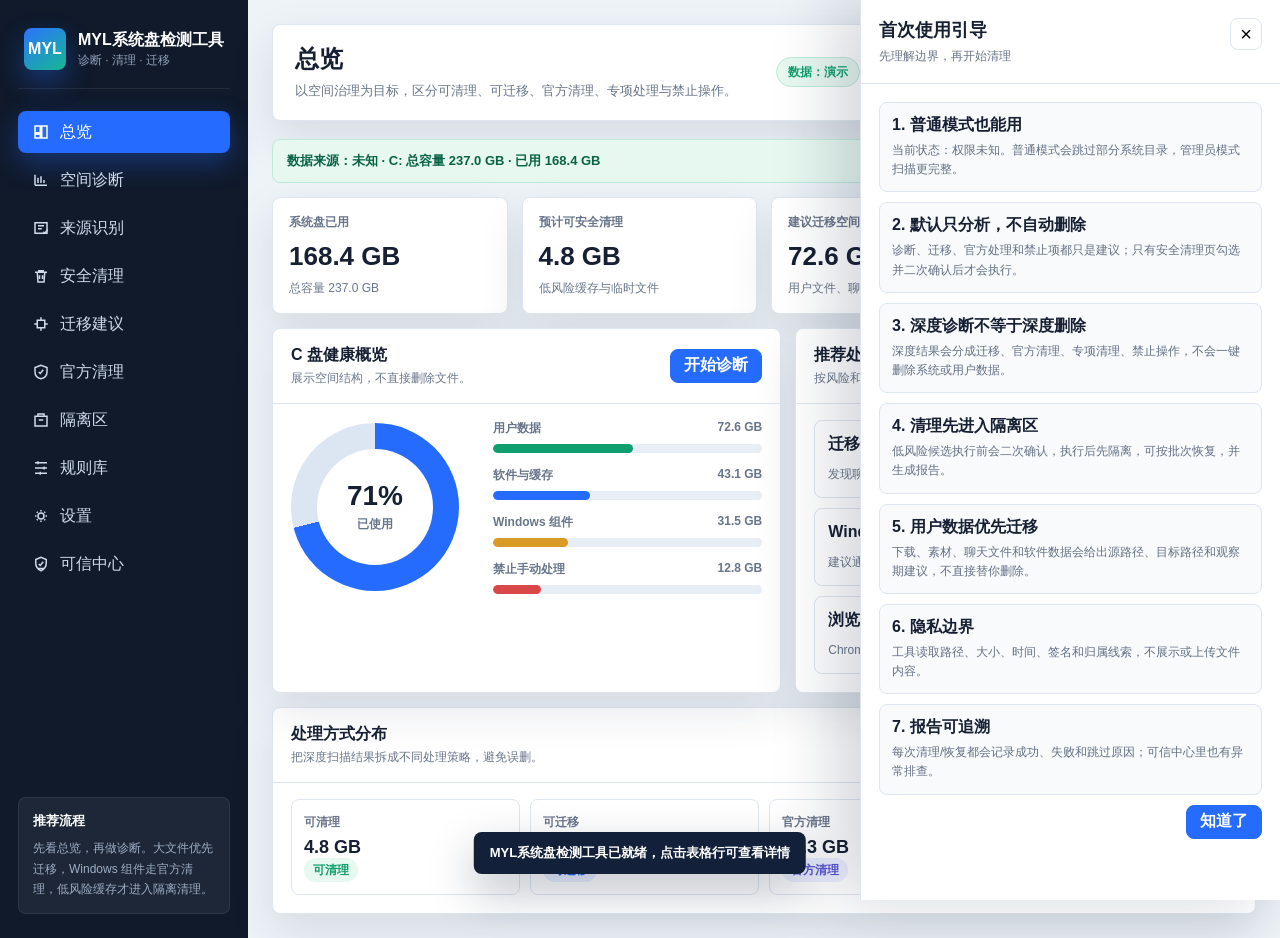
<file: work/c-drive-governance-ui/index.html>
<!doctype html>
<html lang="zh-CN">
<head>
  <meta charset="utf-8" />
  <meta name="viewport" content="width=device-width, initial-scale=1" />
  <title>MYL系统盘检测工具</title>
  <link rel="stylesheet" href="./styles.css" />
</head>
<body>
  <div class="app">
    <aside class="sidebar">
      <div class="brand">
        <div class="logo">MYL</div>
        <div>
          <strong>MYL系统盘检测工具</strong>
          <span>诊断 · 清理 · 迁移</span>
        </div>
      </div>
      <nav class="nav" id="nav"></nav>
      <div class="sidebar-card">
        <h4>推荐流程</h4>
        <p>先看总览，再做诊断。大文件优先迁移，Windows 组件走官方清理，低风险缓存才进入隔离清理。</p>
      </div>
    </aside>

    <main class="main">
      <header class="topbar">
        <div class="title">
          <h1 id="pageTitle">总览</h1>
          <p id="pageDesc">以空间治理为目标，区分可清理、可迁移、官方清理、专项处理与禁止操作。</p>
        </div>
        <div class="status" id="statusPills"></div>
      </header>

      <section class="content">
        <div class="view active" id="overviewView"></div>
        <div class="view" id="diagnosisView"></div>
        <div class="view" id="provenanceView"></div>
        <div class="view" id="cleanupView"></div>
        <div class="view" id="migrationView"></div>
        <div class="view" id="officialView"></div>
        <div class="view" id="quarantineView"></div>
        <div class="view" id="rulesView"></div>
        <div class="view" id="settingsView"></div>
        <div class="view" id="trustView"></div>
      </section>
    </main>
  </div>

  <aside class="drawer" id="drawer" aria-hidden="true">
    <div class="drawer-head">
      <div>
        <h3 id="drawerTitle">详情</h3>
        <p id="drawerSubtitle">选择一个项目查看风险说明和建议操作。</p>
      </div>
      <button class="icon-btn" id="drawerClose" aria-label="关闭">×</button>
    </div>
    <div class="drawer-body" id="drawerBody"></div>
  </aside>
  <div class="toast" id="toast"></div>

  <script src="./app.js"></script>
</body>
</html>
</file>
<file: work/c-drive-governance-ui/styles.css>
:root {
  --bg: #eef3f8;
  --panel: #ffffff;
  --panel-2: #f8fafc;
  --ink: #172033;
  --muted: #68758a;
  --line: #dde6f0;
  --blue: #246bfe;
  --blue-2: #e8f0ff;
  --green: #0f9f6e;
  --green-2: #e7f8f1;
  --amber: #b7791f;
  --amber-2: #fff4dc;
  --red: #d94848;
  --red-2: #fdeaea;
  --nav: #101a2b;
  --nav-2: #18243a;
  --shadow: 0 18px 45px rgba(26, 39, 65, .11);
  --radius: 8px;
}

* { box-sizing: border-box; }

body {
  margin: 0;
  font-family: "Microsoft YaHei UI", "Segoe UI", Arial, sans-serif;
  background: var(--bg);
  color: var(--ink);
  letter-spacing: 0;
}

button, input, select { font: inherit; }

button:disabled {
  cursor: not-allowed;
  opacity: .58;
}

button.loading {
  position: relative;
}

button.loading::after {
  content: "";
  width: 12px;
  height: 12px;
  margin-left: 8px;
  border-radius: 999px;
  border: 2px solid currentColor;
  border-right-color: transparent;
  display: inline-block;
  vertical-align: -2px;
  animation: spin .7s linear infinite;
}

@keyframes spin {
  to { transform: rotate(360deg); }
}

.app {
  min-height: 100vh;
  display: grid;
  grid-template-columns: 248px minmax(0, 1fr);
}

.sidebar {
  background: var(--nav);
  color: #dce7f5;
  padding: 24px 18px;
  display: flex;
  flex-direction: column;
  gap: 22px;
}

.brand {
  display: flex;
  align-items: center;
  gap: 12px;
  padding: 4px 6px 18px;
  border-bottom: 1px solid rgba(255,255,255,.08);
}

.logo {
  width: 42px;
  height: 42px;
  border-radius: 8px;
  background: linear-gradient(145deg, #2b74ff, #17b890);
  display: grid;
  place-items: center;
  color: white;
  font-weight: 800;
  box-shadow: 0 12px 26px rgba(36,107,254,.35);
}

.brand strong {
  display: block;
  color: white;
  font-size: 16px;
  line-height: 1.25;
}

.brand span {
  color: #91a1ba;
  font-size: 12px;
}

.nav {
  display: grid;
  gap: 6px;
}

.nav button {
  height: 42px;
  border: 0;
  border-radius: 8px;
  background: transparent;
  color: #cfdaea;
  text-align: left;
  padding: 0 14px;
  cursor: pointer;
  display: flex;
  align-items: center;
  gap: 10px;
}

.nav button svg {
  width: 18px;
  height: 18px;
  stroke-width: 2;
}

.nav button.active {
  background: var(--blue);
  color: white;
  box-shadow: 0 10px 26px rgba(36,107,254,.35);
}

.nav button:not(.active):hover {
  background: var(--nav-2);
}

.sidebar-card {
  margin-top: auto;
  padding: 14px;
  border-radius: 8px;
  background: rgba(255,255,255,.06);
  border: 1px solid rgba(255,255,255,.08);
}

.sidebar-card h4 {
  margin: 0 0 8px;
  color: white;
  font-size: 13px;
}

.sidebar-card p {
  margin: 0;
  color: #9dadc4;
  font-size: 12px;
  line-height: 1.7;
}

.main {
  min-width: 0;
  padding: 24px;
  display: grid;
  grid-template-rows: auto 1fr;
  gap: 18px;
}

.topbar {
  background: var(--panel);
  border: 1px solid var(--line);
  border-radius: var(--radius);
  box-shadow: var(--shadow);
  padding: 20px 22px;
  display: grid;
  grid-template-columns: 1fr auto;
  gap: 18px;
  align-items: center;
}

.title h1 {
  margin: 0;
  font-size: 24px;
  line-height: 1.2;
}

.title p {
  margin: 8px 0 0;
  color: var(--muted);
  font-size: 13px;
}

.status {
  display: flex;
  gap: 10px;
  align-items: center;
  flex-wrap: wrap;
  justify-content: flex-end;
}

.pill {
  display: inline-flex;
  align-items: center;
  gap: 7px;
  height: 30px;
  padding: 0 11px;
  border-radius: 999px;
  font-size: 12px;
  font-weight: 700;
  border: 1px solid transparent;
  white-space: nowrap;
}

.pill.green { background: var(--green-2); color: var(--green); border-color: #bfead9; }
.pill.blue { background: var(--blue-2); color: var(--blue); border-color: #cddcff; }
.pill.amber { background: var(--amber-2); color: var(--amber); border-color: #ffe0a3; }

.content { min-width: 0; }

.view {
  display: none;
  animation: fade .18s ease-out;
}

.view.active { display: block; }

@keyframes fade {
  from { opacity: 0; transform: translateY(4px); }
  to { opacity: 1; transform: translateY(0); }
}

.grid {
  display: grid;
  gap: 14px;
}

.grid.cols-4 { grid-template-columns: repeat(4, minmax(0, 1fr)); }
.grid.cols-3 { grid-template-columns: 1.2fr .8fr .8fr; }
.grid.cols-2 { grid-template-columns: 1.05fr .95fr; }

.card {
  background: var(--panel);
  border: 1px solid var(--line);
  border-radius: var(--radius);
  box-shadow: var(--shadow);
}

.metric {
  padding: 16px;
  min-height: 116px;
}

.metric .label {
  color: var(--muted);
  font-size: 12px;
  font-weight: 700;
}

.metric .value {
  margin-top: 10px;
  font-size: 26px;
  font-weight: 800;
}

.metric .hint {
  margin-top: 8px;
  color: var(--muted);
  font-size: 12px;
}

.panel-head {
  padding: 16px 18px;
  border-bottom: 1px solid var(--line);
  display: flex;
  justify-content: space-between;
  gap: 12px;
  align-items: center;
}

.panel-head h2 {
  margin: 0;
  font-size: 16px;
}

.panel-head p {
  margin: 4px 0 0;
  color: var(--muted);
  font-size: 12px;
}

.panel-body { padding: 16px 18px 18px; }

.source-banner {
  margin-bottom: 14px;
  padding: 12px 14px;
  border: 1px solid #bfead9;
  background: var(--green-2);
  color: #096346;
  border-radius: 8px;
  display: flex;
  justify-content: space-between;
  gap: 12px;
  align-items: center;
  font-size: 13px;
  font-weight: 700;
}

.source-banner span {
  color: #157a59;
  font-size: 12px;
}

.drive {
  display: grid;
  grid-template-columns: 180px 1fr;
  gap: 22px;
  align-items: center;
}

.ring {
  width: 168px;
  height: 168px;
  border-radius: 50%;
  background: conic-gradient(var(--blue) 0 71%, #dce6f2 71% 100%);
  display: grid;
  place-items: center;
  position: relative;
}

.ring::after {
  content: "";
  width: 116px;
  height: 116px;
  border-radius: 50%;
  background: white;
  position: absolute;
}

.ring span {
  position: relative;
  z-index: 1;
  text-align: center;
  font-weight: 800;
  font-size: 28px;
}

.ring small {
  display: block;
  font-size: 12px;
  color: var(--muted);
  font-weight: 700;
  margin-top: 4px;
}

.bar-list { display: grid; gap: 14px; }
.bar-row { display: grid; gap: 7px; }

.bar-meta {
  display: flex;
  justify-content: space-between;
  color: var(--muted);
  font-size: 12px;
  font-weight: 700;
}

.bar {
  height: 9px;
  background: #e7eef6;
  border-radius: 999px;
  overflow: hidden;
}

.bar i {
  display: block;
  height: 100%;
  border-radius: 999px;
  background: var(--blue);
}

.bar.green i { background: var(--green); }
.bar.amber i { background: #d99a26; }
.bar.red i { background: var(--red); }

.toolbar {
  display: flex;
  gap: 10px;
  align-items: center;
  flex-wrap: wrap;
}

.btn {
  height: 34px;
  border-radius: 8px;
  border: 1px solid var(--line);
  background: white;
  padding: 0 13px;
  color: var(--ink);
  font-weight: 700;
  cursor: pointer;
}

.btn.primary {
  background: var(--blue);
  color: white;
  border-color: var(--blue);
}

.btn.danger {
  background: var(--red);
  color: white;
  border-color: var(--red);
}

.btn:hover { filter: brightness(.98); }

.btn.mini {
  height: 28px;
  padding: 0 10px;
  font-size: 12px;
}

.btn:disabled {
  opacity: .48;
  cursor: not-allowed;
  filter: none;
}

.mode-select {
  height: 34px;
  border: 1px solid var(--line);
  border-radius: 8px;
  background: white;
  color: var(--ink);
  padding: 0 10px;
  font-weight: 700;
}

.scan-levels {
  display: grid;
  grid-template-columns: repeat(3, minmax(0, 1fr));
  gap: 10px;
  margin: 12px 0;
}

.scan-levels div {
  border: 1px solid var(--line);
  border-radius: 8px;
  background: #f8fafc;
  padding: 10px 12px;
}

.scan-levels b {
  display: block;
  color: var(--ink);
  font-size: 13px;
  margin-bottom: 4px;
}

.scan-levels span {
  display: block;
  color: #647084;
  font-size: 12px;
  line-height: 1.5;
}

table {
  width: 100%;
  border-collapse: collapse;
  font-size: 13px;
}

.table-tools {
  display: flex;
  align-items: end;
  gap: 10px;
  flex-wrap: wrap;
  padding: 12px;
  margin: 12px 0 0;
  background: #f8fafc;
  border: 1px solid var(--line);
  border-radius: 8px;
}

.filter-control {
  display: grid;
  gap: 6px;
  min-width: 150px;
}

.filter-control.grow {
  flex: 1 1 260px;
}

.filter-control span {
  color: #647084;
  font-size: 12px;
  font-weight: 700;
}

.filter-control input,
.filter-control select {
  height: 34px;
  border: 1px solid var(--line);
  border-radius: 8px;
  background: white;
  color: var(--ink);
  padding: 0 10px;
  outline: none;
}

.filter-control input:focus,
.filter-control select:focus {
  border-color: var(--blue);
  box-shadow: 0 0 0 3px var(--blue-2);
}

.table-count {
  margin-left: auto;
  color: #647084;
  font-size: 12px;
  font-weight: 700;
  padding-bottom: 9px;
  white-space: nowrap;
}

th {
  color: #556276;
  text-align: left;
  font-size: 12px;
  background: var(--panel-2);
  padding: 11px 12px;
  border-bottom: 1px solid var(--line);
}

.th-sort {
  display: inline-flex;
  align-items: center;
  justify-content: space-between;
  gap: 6px;
  width: 100%;
  border: 0;
  background: transparent;
  color: inherit;
  padding: 0;
  font: inherit;
  font-weight: 800;
  cursor: pointer;
  text-align: left;
}

.th-sort:hover span:first-child {
  color: var(--blue);
}

.sort-indicator {
  display: inline-flex;
  align-items: center;
  justify-content: center;
  min-width: 18px;
  height: 18px;
  border-radius: 6px;
  color: #8a96a8;
  background: white;
  border: 1px solid var(--line);
  font-size: 12px;
  line-height: 1;
}

.sort-indicator.active {
  color: white;
  background: var(--blue);
  border-color: var(--blue);
}

td {
  padding: 12px;
  border-bottom: 1px solid var(--line);
  color: #253149;
  vertical-align: middle;
}

tr:last-child td { border-bottom: 0; }

tbody tr {
  cursor: pointer;
}

tbody tr:hover td {
  background: #f6f9fe;
}

.tag {
  display: inline-flex;
  align-items: center;
  height: 24px;
  border-radius: 999px;
  padding: 0 9px;
  font-size: 12px;
  font-weight: 700;
  white-space: nowrap;
}

.tag.clean { background: var(--green-2); color: var(--green); }
.tag.move { background: var(--blue-2); color: var(--blue); }
.tag.official { background: #edf0ff; color: #5956d6; }
.tag.special { background: var(--amber-2); color: var(--amber); }
.tag.keep { background: #eef1f5; color: #647084; }
.tag.block { background: var(--red-2); color: var(--red); }

.confirm-box {
  display: grid;
  gap: 12px;
}

.safety-rail {
  display: grid;
  grid-template-columns: repeat(3, minmax(0, 1fr));
  gap: 8px;
}

.safety-rail div {
  border: 1px solid #cfe5f7;
  border-radius: 8px;
  background: #f3f9ff;
  padding: 10px;
}

.safety-rail b,
.safety-rail span {
  display: block;
}

.safety-rail b {
  color: #125a9c;
  font-size: 12px;
  margin-bottom: 4px;
}

.safety-rail span {
  color: #53657d;
  font-size: 12px;
  line-height: 1.55;
}

.confirm-warning {
  display: grid;
  gap: 4px;
  border: 1px solid #f2cf8b;
  border-radius: 8px;
  background: #fff8ea;
  color: #7a5200;
  padding: 12px;
  line-height: 1.55;
}

.confirm-warning strong {
  color: #5f3d00;
}

.confirm-list {
  display: grid;
  gap: 8px;
  max-height: 300px;
  overflow: auto;
}

.confirm-item {
  display: grid;
  grid-template-columns: minmax(0, 1fr) auto;
  gap: 12px;
  align-items: center;
  border: 1px solid var(--line);
  border-radius: 8px;
  padding: 10px;
  background: white;
}

.confirm-item b,
.confirm-item span {
  display: block;
}

.confirm-item span {
  color: #647084;
  font-size: 12px;
  margin-top: 4px;
  word-break: break-all;
}

.confirm-item em {
  color: var(--blue);
  font-style: normal;
  font-weight: 800;
  white-space: nowrap;
}

.confirm-check {
  display: flex;
  gap: 8px;
  align-items: flex-start;
  color: #253149;
  line-height: 1.5;
}

.confirm-actions {
  display: flex;
  justify-content: flex-end;
  gap: 10px;
}

.guide-list {
  display: grid;
  gap: 10px;
}

.guide-list div:not(.confirm-actions) {
  border: 1px solid var(--line);
  border-radius: 8px;
  background: #f8fafc;
  padding: 12px;
}

.guide-list b,
.guide-list span {
  display: block;
}

.guide-list b {
  color: var(--ink);
  margin-bottom: 5px;
}

.guide-list span {
  color: #647084;
  font-size: 12px;
  line-height: 1.6;
}

.queue {
  display: grid;
  gap: 10px;
}

.recover-hero,
.trust-hero {
  margin-bottom: 14px;
  border: 1px solid var(--line);
  border-radius: 8px;
  background: linear-gradient(135deg, #ffffff, #f5fbff);
  box-shadow: var(--shadow);
  padding: 16px;
  display: flex;
  justify-content: space-between;
  align-items: center;
  gap: 18px;
}

.recover-hero strong,
.trust-hero h2 {
  margin: 0;
  display: block;
  color: var(--ink);
  font-size: 18px;
}

.recover-hero span,
.trust-hero p {
  display: block;
  margin: 6px 0 0;
  color: var(--muted);
  font-size: 13px;
  line-height: 1.7;
}

.trust-version {
  min-width: 160px;
  border: 1px solid #dbe9ff;
  border-radius: 8px;
  background: white;
  padding: 12px;
  text-align: right;
}

.trust-version span,
.trust-version em {
  display: block;
  color: var(--muted);
  font-size: 12px;
  font-style: normal;
}

.trust-version strong {
  display: block;
  color: var(--blue);
  margin: 4px 0;
}

.trust-card {
  min-height: 150px;
}

.trust-card h3 {
  margin: 12px 0 8px;
  font-size: 17px;
}

.trust-card p {
  margin: 0;
  color: var(--muted);
  font-size: 13px;
  line-height: 1.65;
}

.explain-list {
  display: grid;
  gap: 10px;
}

.explain-list div {
  border: 1px solid var(--line);
  border-radius: 8px;
  background: white;
  padding: 12px;
}

.explain-list b,
.explain-list span {
  display: block;
}

.explain-list b {
  color: var(--ink);
  margin-bottom: 5px;
}

.explain-list span {
  color: var(--muted);
  font-size: 12px;
  line-height: 1.6;
}

.queue-item {
  border: 1px solid var(--line);
  background: white;
  border-radius: 8px;
  padding: 13px;
  display: grid;
  gap: 7px;
}

.queue-title {
  display: flex;
  justify-content: space-between;
  gap: 10px;
  font-weight: 800;
}

.queue-item p {
  margin: 0;
  color: var(--muted);
  font-size: 12px;
  line-height: 1.6;
}

.report-item {
  cursor: pointer;
}

.report-item:hover {
  border-color: var(--blue);
  background: #f8fbff;
}

.split {
  display: grid;
  grid-template-columns: 1fr 1fr;
  gap: 12px;
}

.rule {
  display: grid;
  grid-template-columns: 1fr auto;
  gap: 10px;
  align-items: center;
  padding: 12px;
  border: 1px solid var(--line);
  border-radius: 8px;
  background: white;
}

.rule strong {
  display: block;
  font-size: 13px;
}

.rule span {
  color: var(--muted);
  font-size: 12px;
  display: block;
  margin-top: 4px;
}

.settings-list {
  display: grid;
  gap: 12px;
}

.setting-row {
  display: grid;
  grid-template-columns: minmax(0, 1fr) 180px;
  gap: 14px;
  align-items: center;
  padding: 12px;
  border: 1px solid var(--line);
  border-radius: 8px;
  background: white;
}

.setting-row span b {
  display: block;
  font-size: 13px;
  color: var(--ink);
}

.setting-row span em {
  display: block;
  margin-top: 4px;
  color: var(--muted);
  font-style: normal;
  font-size: 12px;
  line-height: 1.5;
}

.setting-row input[type="checkbox"] {
  justify-self: end;
  width: 20px;
  height: 20px;
  accent-color: var(--blue);
}

.setting-row input[type="number"],
.setting-row select {
  width: 100%;
  height: 36px;
  border: 1px solid var(--line);
  border-radius: 8px;
  padding: 0 10px;
  color: var(--ink);
  background: #fff;
}

.settings-actions {
  display: flex;
  flex-wrap: wrap;
  gap: 10px;
}

.status-grid {
  display: grid;
  grid-template-columns: repeat(3, minmax(0, 1fr));
  gap: 10px;
}

.status-grid div {
  padding: 12px;
  border: 1px solid var(--line);
  border-radius: 8px;
  background: white;
}

.status-grid b {
  display: block;
  color: var(--muted);
  font-size: 12px;
  margin-bottom: 6px;
}

.status-grid span {
  font-weight: 800;
}

.mt { margin-top: 14px; }

.action-grid {
  display: grid;
  grid-template-columns: repeat(4, minmax(0, 1fr));
  gap: 10px;
}

.action-tile {
  padding: 12px;
  border: 1px solid var(--line);
  border-radius: 8px;
  background: white;
}

.action-tile strong {
  display: block;
  font-size: 18px;
  margin-top: 6px;
}

.action-tile span {
  color: var(--muted);
  font-size: 12px;
  font-weight: 700;
}

.progress-wrap {
  display: none;
  margin-top: 12px;
  padding: 12px;
  background: #f8fbff;
  border: 1px solid var(--line);
  border-radius: 8px;
}

.progress-wrap.active {
  display: block;
}

.progress-meta {
  display: flex;
  justify-content: space-between;
  gap: 12px;
  color: var(--muted);
  font-size: 12px;
  font-weight: 700;
  margin-bottom: 8px;
}

.progress {
  height: 9px;
  border-radius: 999px;
  background: #e1eaf5;
  overflow: hidden;
}

.progress i {
  display: block;
  width: 0;
  height: 100%;
  border-radius: 999px;
  background: linear-gradient(90deg, var(--blue), #17b890);
  transition: width .25s ease;
}

.operation-progress {
  display: none;
  margin-top: 12px;
  padding: 12px;
  border: 1px solid var(--line);
  border-radius: 8px;
  background: #f8fbff;
}

.operation-progress.active {
  display: block;
}

.operation-stats {
  display: flex;
  flex-wrap: wrap;
  gap: 8px;
  margin-top: 10px;
}

.operation-stats span {
  padding: 4px 8px;
  border-radius: 999px;
  background: white;
  border: 1px solid var(--line);
  color: var(--muted);
  font-size: 12px;
  font-weight: 800;
}

.operation-progress p {
  margin: 8px 0 0;
  color: var(--muted);
  font-size: 12px;
  overflow-wrap: anywhere;
}

.result-banner {
  margin: 0 0 14px;
  padding: 14px;
  border: 1px solid #bfead9;
  border-radius: 8px;
  background: var(--green-2);
  display: flex;
  gap: 14px;
  align-items: center;
  justify-content: space-between;
}

.result-banner strong {
  display: block;
  color: var(--green);
  font-size: 14px;
}

.result-banner span {
  display: block;
  color: #476155;
  font-size: 12px;
  margin-top: 4px;
  line-height: 1.5;
}

.drawer {
  position: fixed;
  top: 0;
  right: 0;
  width: min(420px, 92vw);
  height: 100vh;
  background: white;
  border-left: 1px solid var(--line);
  box-shadow: -24px 0 60px rgba(17, 30, 52, .18);
  transform: translateX(104%);
  transition: transform .22s ease;
  z-index: 20;
  display: grid;
  grid-template-rows: auto 1fr;
}

.drawer.open {
  transform: translateX(0);
}

.drawer-head {
  padding: 18px;
  border-bottom: 1px solid var(--line);
  display: flex;
  justify-content: space-between;
  gap: 14px;
}

.drawer-head h3 {
  margin: 0;
  font-size: 18px;
}

.drawer-head p {
  margin: 6px 0 0;
  color: var(--muted);
  font-size: 12px;
}

.drawer-body {
  padding: 18px;
  overflow: auto;
}

.detail-list {
  display: grid;
  gap: 12px;
}

.detail-list div {
  padding: 12px;
  background: var(--panel-2);
  border: 1px solid var(--line);
  border-radius: 8px;
}

.detail-list b {
  display: block;
  font-size: 12px;
  color: var(--muted);
  margin-bottom: 6px;
}

.icon-btn {
  width: 32px;
  height: 32px;
  border-radius: 8px;
  border: 1px solid var(--line);
  background: white;
  cursor: pointer;
  font-size: 20px;
  line-height: 1;
}

.toast {
  position: fixed;
  left: 50%;
  bottom: 26px;
  transform: translate(-50%, 20px);
  opacity: 0;
  pointer-events: none;
  background: #13203a;
  color: white;
  border-radius: 8px;
  padding: 12px 16px;
  box-shadow: 0 18px 45px rgba(19, 32, 58, .28);
  transition: opacity .2s ease, transform .2s ease;
  z-index: 30;
  font-size: 13px;
  font-weight: 700;
}

.toast.show {
  opacity: 1;
  transform: translate(-50%, 0);
}

@media (max-width: 980px) {
  .app { grid-template-columns: 1fr; }
  .sidebar { display: none; }
  .grid.cols-4, .grid.cols-3, .grid.cols-2, .action-grid { grid-template-columns: 1fr; }
  .safety-rail { grid-template-columns: 1fr; }
  .recover-hero, .trust-hero { align-items: stretch; flex-direction: column; }
  .trust-version { text-align: left; width: 100%; }
  .scan-levels { grid-template-columns: 1fr; }
  .drive { grid-template-columns: 1fr; }
  .topbar { grid-template-columns: 1fr; }
  .status { justify-content: flex-start; }
  .setting-row, .status-grid { grid-template-columns: 1fr; }
  .setting-row input[type="checkbox"] { justify-self: start; }
}
</file>
